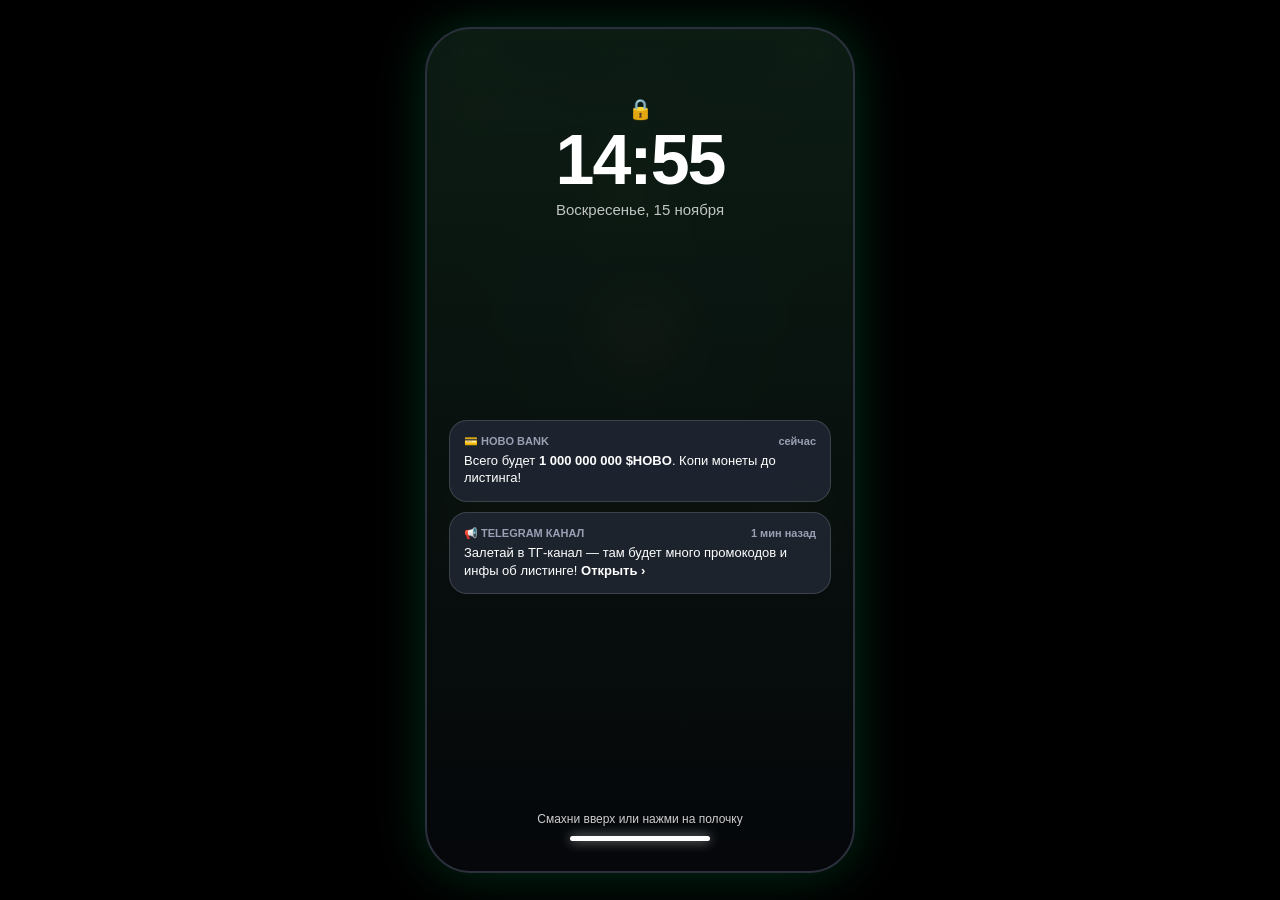
<file: index.html>
<!DOCTYPE html>
<html lang="ru">
<head>
<meta charset="UTF-8">
<meta name="viewport" content="width=device-width,initial-scale=1,maximum-scale=1,user-scalable=no">
<title>Бомж Инвестор | $HOBO</title>
<script src="https://telegram.org"></script>
<script src="https://adsgram.ai"></script>
<style>
*{box-sizing:border-box;margin:0;padding:0;user-select:none;-webkit-tap-highlight-color:transparent;font-family:-apple-system,BlinkMacSystemFont,"SF Pro Display",Roboto,sans-serif}
body{background:#000;color:#fff;display:flex;justify-content:center;align-items:center;min-height:100vh;overflow:hidden}
.phone{width:100%;max-width:430px;height:100vh;background:radial-gradient(circle at 50% 0%,#183827 0%,#090c12 55%,#040508 100%);display:flex;flex-direction:column;position:relative;overflow:hidden}
@media(min-width:450px){.phone{height:94vh;border-radius:46px;border:2px solid #2b303c;box-shadow:0 0 50px rgba(0,255,136,.18)}}
.status{display:flex;justify-content:space-between;align-items:center;padding:12px 24px 8px;font-size:13px;font-weight:700;z-index:20}
.island{background:#000;border:1px solid rgba(255,255,255,.15);border-radius:20px;padding:5px 18px;display:flex;align-items:center;gap:8px;font-size:11px;box-shadow:0 4px 12px #000}
.dot{width:7px;height:7px;background:#00ff88;border-radius:50%;box-shadow:0 0 8px #00ff88}
.toast{position:absolute;bottom:86px;left:16px;right:16px;background:rgba(16,22,30,.96);border:1px solid #00ff88;padding:12px;border-radius:16px;font-size:13px;font-weight:600;text-align:center;z-index:99;opacity:0;transform:translateY(15px);pointer-events:none;transition:.25s}
.toast.show{opacity:1;transform:translateY(0)}
.lock{position:absolute;inset:0;background:linear-gradient(180deg,rgba(12,28,19,.96) 0%,rgba(5,7,10,.99) 100%);backdrop-filter:blur(22px);z-index:50;display:flex;flex-direction:column;justify-content:space-between;padding:68px 22px 24px;transition:.45s cubic-bezier(.22,1,.36,1)}
.lock.off{transform:translateY(-100%);opacity:0;pointer-events:none}
.lock-time{font-size:70px;font-weight:800;letter-spacing:-2px;text-align:center;line-height:1}
.lock-date{text-align:center;font-size:15px;color:rgba(255,255,255,.75);margin-top:6px}
.notifs{display:flex;flex-direction:column;gap:10px}
.ncard{background:rgba(34,39,52,.85);border:1px solid rgba(255,255,255,.14);border-radius:18px;padding:14px;backdrop-filter:blur(12px)}
.nhead{display:flex;justify-content:space-between;font-size:11px;color:#9aa0b4;font-weight:700;margin-bottom:4px}
.nbody{font-size:13px;line-height:1.35}
.shelf{padding:16px 0 6px;text-align:center;cursor:pointer}
.shelf-txt{font-size:12px;color:rgba(255,255,255,.8);margin-bottom:10px;animation:pulse 1.8s infinite}
.pill{width:140px;height:5px;background:#fff;border-radius:3px;margin:0 auto;box-shadow:0 0 12px rgba(255,255,255,.6)}
.main{flex:1;overflow-y:auto;padding:8px 18px 92px}
.tab{display:none;animation:fade .2s ease}.tab.active{display:block}
.rank-box{background:rgba(26,30,40,.85);border:1px solid rgba(255,255,255,.12);border-radius:18px;padding:12px 14px;margin-bottom:14px}
.rank-row{display:flex;align-items:center;gap:10px;margin-bottom:8px}
.bar-bg{height:6px;background:rgba(255,255,255,.1);border-radius:4px;overflow:hidden}
.bar-fill{height:100%;background:#00ff88;transition:width .25s}
.bal-big{text-align:center;font-size:40px;font-weight:800;letter-spacing:-1px;margin:10px 0 4px}
.bal-sub{text-align:center;font-size:12px;color:#00ff88;margin-bottom:14px}
.coin-btn{width:210px;height:210px;border-radius:50%;background:radial-gradient(circle,#243d2f 0%,#0f131a 75%);border:4px solid #00ff88;box-shadow:0 0 38px rgba(0,255,136,.25);display:flex;flex-direction:column;justify-content:center;align-items:center;margin:12px auto;cursor:pointer;transition:transform .08s}
.coin-btn:active{transform:scale(.92)}
.card{background:rgba(26,30,40,.88);border:1px solid rgba(255,255,255,.12);border-radius:16px;padding:13px;margin-bottom:10px}
.btn{width:100%;padding:12px;border-radius:12px;border:none;font-weight:800;font-size:14px;cursor:pointer;margin-top:8px}
.b-green{background:#00ff88;color:#000}.b-gold{background:linear-gradient(90deg,#ff9500,#ffcc00);color:#000}.b-blue{background:#0098ea;color:#fff}
.inp-row{display:flex;gap:8px;margin-top:8px}.inp{flex:1;background:#0a0c10;border:1px solid rgba(255,255,255,.16);color:#fff;padding:10px;border-radius:10px;font-weight:700}
.dock{position:absolute;bottom:14px;left:16px;right:16px;background:rgba(25,29,38,.88);backdrop-filter:blur(18px);border:1px solid rgba(255,255,255,.14);border-radius:24px;padding:8px;display:flex;justify-content:space-around;z-index:30}
.dbtn{background:none;border:none;color:#8e92a4;font-size:20px;display:flex;flex-direction:column;align-items:center;gap:2px;cursor:pointer;padding:4px 12px}
.dbtn.active{color:#00ff88}.dbtn span{font-size:10px;font-weight:700}
.plus{position:fixed;font-size:24px;font-weight:800;color:#00ff88;pointer-events:none;animation:up .75s ease-out forwards;z-index:99}
@keyframes up{0%{opacity:1;transform:translateY(0)}100%{opacity:0;transform:translateY(-75px)}}
@keyframes pulse{0%,100%{opacity:1}50%{opacity:.4}}
@keyframes fade{from{opacity:0;transform:translateY(4px)}to{opacity:1;transform:translateY(0)}}
</style>
</head>
<body>
<div class="phone">
    <div class="status"><span id="clk1">14:55</span><div class="island"><span class="dot"></span><span>$HOBO OS</span></div><span>5G 🔋</span></div>
    <div id="toast" class="toast"></div>

    <div id="lock" class="lock">
        <div>
            <div style="text-align:center;font-size:20px;margin-bottom:4px">🔒</div>
            <div class="lock-time" id="clk2">14:55</div>
            <div class="lock-date">Воскресенье, 15 ноября</div>
        </div>
        <div class="notifs">
            <div class="ncard">
                <div class="nhead"><span>💳 HOBO BANK</span><span>сейчас</span></div>
                <div class="nbody">Всего будет <b>1 000 000 000 $HOBO</b>. Копи монеты до листинга!</div>
            </div>
            <div class="ncard" onclick="openTg()" style="cursor:pointer">
                <div class="nhead"><span>📢 TELEGRAM КАНАЛ</span><span>1 мин назад</span></div>
                <div class="nbody">Залетай в ТГ-канал — там будет много промокодов и инфы об листинге! <b>Открыть ›</b></div>
            </div>
        </div>
        <div class="shelf" id="shelf" onclick="unlock()">
            <div class="shelf-txt">Смахни вверх или нажми на полочку</div>
            <div class="pill"></div>
        </div>
    </div>

    <div class="main">
        <div id="t-tap" class="tab active">
            <div class="rank-box">
                <div class="rank-row"><span id="r-ico" style="font-size:26px">📦</span><div><div style="font-size:11px;color:#9aa0b4">Статус</div><b id="r-name">Коробка у Пятерочки</b></div></div>
                <div class="bar-bg"><div class="bar-fill" id="r-bar" style="width:10%"></div></div>
            </div>
            <div class="bal-big">🪙 <span id="bal">0</span></div>
            <div class="bal-sub">Пассивный доход: <b id="p-hour">+0</b> / ч</div>
            <div class="coin-btn" id="tap-btn"><div id="big-ico" style="font-size:84px">📦</div><div style="font-size:12px;font-weight:800;color:#00ff88;margin-top:6px">ЖМИ! +<span id="pwr">1</span></div></div>
            <div class="card" style="margin-top:14px">
                <div style="display:flex;justify-content:space-between;font-size:12px"><span>⚡ Энергия</span><span><b id="eng">1000</b> / <span id="eng-max">1000</span></span></div>
                <button class="btn b-gold" onclick="watchAd()">📺 +2 500 монет за рекламу</button>
            </div>
        </div>

        <div id="t-biz" class="tab"><h3 style="margin-bottom:10px">💼 Бизнес и Темки</h3><div id="biz-list"></div></div>

        <div id="t-crash" class="tab">
            <div class="card" style="padding:0;overflow:hidden;position:relative;height:170px;background:#070a0f">
                <canvas id="cv" width="340" height="170" style="width:100%;height:100%;display:block"></canvas>
                <div id="c-mult" style="position:absolute;top:14px;left:16px;font-size:30px;font-weight:800;color:#00ff88">1.00x</div>
            </div>
            <div class="card">
                <div style="font-size:12px;color:#9aa0b4">Ставка на полет:</div>
                <div class="inp-row"><input type="number" id="c-bet" class="inp" value="100"><button class="btn b-green" style="width:auto;margin:0" onclick="document.getElementById('c-bet').value=Math.min(Math.floor(st.bal),50000)">MAX</button></div>
                <button class="btn b-green" id="c-btn" onclick="crashAct()">Запустить ракету</button>
            </div>
        </div>

        <div id="t-drop" class="tab">
            <div class="card">
                <h3>🎟️ Секретный промокод</h3>
                <p style="font-size:12px;color:#9aa0b4;margin-top:4px">Ищи коды в нашем Telegram-канале каждый день!</p>
                <div class="inp-row"><input type="text" id="p-inp" class="inp" placeholder="Код (напр. HOBO1)" style="text-transform:uppercase"><button class="btn b-green" style="width:auto;margin:0" onclick="usePromo()">Ввод</button></div>
            </div>
            <div class="card">
                <h3>🤝 Позвать друга (+3 000)</h3>
                <p style="font-size:12px;color:#9aa0b4;margin-top:4px">Приглашать можно раз в 5 часов.</p>
                <button class="btn b-gold" onclick="invite()">Пригласить в Telegram</button>
            </div>
            <div class="card">
                <h3>🪂 Листинг $HOBO</h3>
                <p style="font-size:12px;color:#9aa0b4;margin-top:4px">Эмиссия: 1 000 000 000 монет. Курс обмена объявим перед TGE.</p>
                <button class="btn b-blue" onclick="msg('Привязка TON откроется перед листингом!')">💎 Привязать TON</button>
            </div>
        </div>
    </div>

    <nav class="dock">
        <button class="dbtn active" onclick="tab('t-tap',this)">🍾<span>Тап</span></button>
        <button class="dbtn" onclick="tab('t-biz',this)">💼<span>Бизнес</span></button>
        <button class="dbtn" onclick="tab('t-crash',this)">🚀<span>Ракетка</span></button>
        <button class="dbtn" onclick="tab('t-drop',this)">🎁<span>Дроп</span></button>
    </nav>
</div>
<script>
const tg=window.Telegram?.WebApp;if(tg){tg.expand();tg.ready();tg.setHeaderColor('#000000')}
const PROMOS={"HOBO1":1500,"START777":1500,"BOX2026":1500,"BOMJVIP":1500,"CASH1500":1500,"METRO1":1500,"BOTTLE1":1500,"PITER99":1500,"GARAGE1":1500,"PETYA1":1500,"CRYPTO2":2000,"WIFI2000":2000,"MINER2":2000,"DOGE22":2000,"TON2026":2000,"SHARIK2":2000,"ROLEX2":2000,"DUBAI2":2000,"MURINO2":2000,"HYPE2000":2000,"PUMP25":2500,"MOON2500":2500,"WHALE25":2500,"GOLD777":2500,"RICH25":2500,"LAMBO25":2500,"BOSS2500":2500,"KING25":2500,"ALPHA25":2500,"BETA2500":2500,"DROPHOBO":3000,"TGE3000":3000,"LISTING3":3000,"MARKET3":3000,"PROFIT3":3000,"LUCKY33":3000,"JACKPOT3":3000,"MEGA3000":3000,"ULTRA3":3000,"SUPER3000":3000,"FINAL5K":5000,"LAST5000":5000,"GOMARS5":5000,"HOBOKING":5000,"MILLION5":5000,"TOP5000":5000,"LEGEND5":5000,"ELITE5K":5000,"GIFT5000":5000,"HOBO2026":5000};
const RANKS=[{l:1,n:"Коробка у Пятерочки",m:0,i:"📦",p:1},{l:2,n:"Теплотрасса Люкс",m:30000,i:"♨️",p:2},{l:3,n:"Хостел в центре",m:200000,i:"🛏️",p:4},{l:4,n:"Крипто-подвал",m:1000000,i:"💻",p:7},{l:5,n:"Однушка в Мурино",m:4500000,i:"🏢",p:12},{l:6,n:"Пентхаус в Дубае",m:20000000,i:"🏙️",p:20}];
const BIZ=[{id:"street_bottles",n:"Сбор стеклотары",c:150,p:25,i:"🍾"},{id:"street_metro",n:"Точка у метро",c:850,p:110,i:"🚇"},{id:"crypto_wifi",n:"Wi-Fi у Макдака",c:2400,p:270,i:"📶"},{id:"street_dog",n:"Пес Шарик",c:5000,p:450,i:"🐕"},{id:"crypto_laptop",n:"Ноут со свалки",c:13000,p:1250,i:"💻"},{id:"lux_suit",n:"Пиджак из секонда",c:25000,p:2200,i:"🧥"},{id:"crypto_signals",n:"Инсайды Дяди Пети",c:70000,p:5200,i:"📈"},{id:"lux_rolex",n:"Паль Rolex с рынка",c:150000,p:11000,i:"⌚"}];

let old=JSON.parse(localStorage.getItem('hobo_master_save'))||JSON.parse(localStorage.getItem('hobo_os_v2'))||{};
let st={bal:old.balance||old.bal||0,tot:old.totalEarned||old.tot||0,eng:old.energy||old.eng||1000,max:old.maxEnergy||old.max||1000,cards:old.cards||{},promos:old.usedPromos||old.promos||[],inv:old.lastInviteTime||old.inv||0,ts:old.lastSaveTime||old.ts||Date.now()};

function save(){st.ts=Date.now();localStorage.setItem('hobo_master_save',JSON.stringify(st))}
function msg(t){const el=document.getElementById('toast');el.innerText=t;el.classList.add('show');clearTimeout(window._tt);window._tt=setTimeout(()=>el.classList.remove('show'),3000)}
function unlock(){document.getElementById('lock').classList.add('off');if(tg?.HapticFeedback)tg.HapticFeedback.impactOccurred('medium')}
function openTg(){const u="https://t.me";tg?.openTelegramLink?tg.openTelegramLink(u):window.open(u,'_blank')}
function tab(id,btn){document.querySelectorAll('.tab').forEach(x=>x.classList.remove('active'));document.querySelectorAll('.dbtn').forEach(x=>x.classList.remove('active'));document.getElementById(id).classList.add('active');btn.classList.add('active');if(id==='t-biz')renderBiz()}

function getRank(){let r=RANKS.at(0);for(let i=0;i<RANKS.length;i++)if(st.tot>=RANKS.at(i).m)r=RANKS.at(i);return r}
function getProfit(){return BIZ.reduce((s,b)=>{let l=st.cards[b.id]||0;return s+(l===0?0:Math.floor(b.p*Math.pow(1.28,l-1)))},0)}

function ui(){
    const r=getRank(),nr=RANKS.find(x=>x.l===r.l+1),pr=getProfit();
    document.getElementById('bal').innerText=Math.floor(st.bal).toLocaleString();
    document.getElementById('p-hour').innerText='+'+pr.toLocaleString();
    document.getElementById('r-ico').innerText=r.i;document.getElementById('big-ico').innerText=r.i;
    document.getElementById('r-name').innerText=r.n;document.getElementById('pwr').innerText=r.p;
    document.getElementById('eng').innerText=Math.floor(st.eng);document.getElementById('eng-max').innerText=st.max;
    let pg=nr?Math.min(100,Math.max(5,((st.tot-r.m)/(nr.m-r.m))*100)):100;
    document.getElementById('r-bar').style.width=pg+'%';
}

function renderBiz(){
    const box=document.getElementById('biz-list');box.innerHTML='';
    BIZ.forEach(b=>{
        let l=st.cards[b.id]||0,cost=Math.floor(b.c*Math.pow(1.7,l)),ok=st.bal>=cost;
        let d=document.createElement('div');d.className='card';
        d.innerHTML=`<div style="display:flex;align-items:center;gap:10px"><span style="font-size:32px">${b.i}</span><div style="flex:1"><b>${b.n}</b> <small style="color:#00ff88">ур.${l}</small><div style="font-size:12px;color:#9aa0b4">+${Math.floor(b.p*Math.pow(1.28,l))}/ч</div></div><button class="btn b-green" style="width:auto;margin:0;padding:8px 12px" ${ok?'':'disabled'}>🪙 ${cost.toLocaleString()}</button></div>`;
        d.querySelector('button').onclick=()=>{if(st.bal>=cost){st.bal-=cost;st.cards[b.id]=l+1;save();ui();renderBiz();msg('Прокачано!')}};
        box.appendChild(d);
    });
}

function usePromo(){
    const inp=document.getElementById('p-inp'),c=inp.value.trim().toUpperCase();
    if(!c)return msg('Введи код!');if(st.promos.includes(c))return msg('Код уже использован!');
    const rew=PROMOS[c];if(!rew)return msg('Неверный код!');
    st.promos.push(c);st.bal+=rew;st.tot+=rew;inp.value='';save();ui();msg(`Код ${c}: +${rew.toLocaleString()} монет!`);
}

function watchAd(){
    const give=()=>{st.bal+=2500;st.tot+=2500;save();ui();msg('Бонус за рекламу: +2 500 монет!')};
    if(window.Adsgram){window.Adsgram.init({blockId:"int-1234"}).show().then(give).catch(()=>msg('Реклама загружается, попробуй через 5 сек'))}else give();
}

function invite(){
    const cd=5*3600*1000,now=Date.now();
    if(now-st.inv<cd){const m=Math.ceil((cd-(now-st.inv))/60000);return msg(`Следующее приглашение через ${Math.floor(m/60)}ч ${m%60}м`)}
    const u="https://t.me"+encodeURIComponent("https://t.me")+"&text="+encodeURIComponent("Залетай в Бомж Инвестор ($HOBO)!");
    tg?.openTelegramLink?tg.openTelegramLink(u):window.open(u,'_blank');
    st.inv=now;st.bal+=3000;st.tot+=3000;save();ui();msg('Бонус за друга: +3 000 монет!');
}

let cAct=false,cBet=0,cMult=1,cEnd=1,cInt=null,cMode='idle',stars=Array.from({length:18},()=>({x:Math.random()*340,y:Math.random()*170,s:1+Math.random()*2}));
function crashAct(){
    const btn=document.getElementById('c-btn'),mEl=document.getElementById('c-mult');
    if(cAct){clearInterval(cInt);cAct=false;cMode='win';let w=Math.floor(cBet*cMult);st.bal+=w;st.tot+=Math.max(0,w-cBet);btn.innerText='Запустить ракету';save();ui();return msg(`Забрал на ${cMult.toFixed(2)}x: +${w.toLocaleString()}!`)}
    cBet=parseInt(document.getElementById('c-bet').value,10)||0;if(cBet<=0||st.bal<cBet)return msg('Не хватает монет!');
    st.bal-=cBet;cAct=true;cMult=1;cMode='fly';cEnd=Math.random()<0.04?1.00:+(1.15+Math.random()*1.4+(Math.random()<0.35?Math.random()*4:0)).toFixed(2);ui();
    cInt=setInterval(()=>{
        cMult=+(cMult+0.02+cMult*0.015).toFixed(2);
        if(cMult>=cEnd){clearInterval(cInt);cAct=false;cMode='crash';mEl.style.color='#ff3b30';mEl.innerText=`СКАМ ${cEnd.toFixed(2)}x`;btn.innerText='Запустить ракету';msg(`Скам на ${cEnd.toFixed(2)}x!`)}
        else{mEl.style.color='#00ff88';mEl.innerText=cMult.toFixed(2)+'x';btn.innerText=`Забрать ${Math.floor(cBet*cMult).toLocaleString()}`}
    },100);
}
function loop(){
    const cv=document.getElementById('cv');if(cv){const x=cv.getContext('2d');x.clearRect(0,0,340,170);x.fillStyle='rgba(255,255,255,.5)';stars.forEach(s=>{if(cMode==='fly'){s.x-=s.s*2;s.y+=s.s;if(s.x<0)s.x=340;if(s.y>170)s.y=0}x.fillRect(s.x,s.y,s.s,s.s)});let p=cMode==='idle'?0:Math.min(1,(cMult-1)/3.5),rx=40+p*250,ry=145-Math.pow(p,.8)*105;if(cMode!=='idle'){x.beginPath();x.moveTo(20,150);x.quadraticCurveTo(rx*.55,150,rx,ry);x.strokeStyle=cMode==='crash'?'#ff3b30':'#00ff88';x.lineWidth=4;x.stroke()}x.font='30px sans-serif';x.textAlign='center';x.fillText(cMode==='crash'?'💥':(cMode==='win'?'💰':'🚀'),rx,ry)}
    requestAnimationFrame(loop);
}

document.addEventListener('DOMContentLoaded',()=>{
    const diff=Math.min(Math.floor((Date.now()-st.ts)/1000),10800);if(diff>10){let e=Math.floor((getProfit()/3600)*diff);st.bal+=e;st.tot+=e;st.eng=Math.min(st.max,st.eng+diff*2)}
    const sh=document.getElementById('shelf');let sy=0;sh.addEventListener('touchstart',e=>sy=e.touches.item(0).clientY,{passive:true});sh.addEventListener('touchend',e=>{if(sy-e.changedTouches.item(0).clientY>20||Math.abs(sy-e.changedTouches.item(0).clientY)<15)unlock()});
    const tb=document.getElementById('tap-btn'),tap=e=>{const p=getRank().p;if(st.eng<p)return msg('Нет энергии!');st.eng-=p;st.bal+=p;st.tot+=p;if(tg?.HapticFeedback)tg.HapticFeedback.impactOccurred('light');const t=e.touches?e.touches.item(0):e;if(t){const d=document.createElement('div');d.className='plus';d.innerText='+'+p;d.style.left=(t.clientX-15)+'px';d.style.top=(t.clientY-25)+'px';document.body.appendChild(d);setTimeout(()=>d.remove(),750)}ui()};
    tb.addEventListener('touchstart',e=>{e.preventDefault();tap(e)},{passive:false});tb.addEventListener('mousedown',tap);
    setInterval(()=>{let p=getProfit()/3600;st.bal+=p;st.tot+=p;if(st.eng<st.max)st.eng=Math.min(st.max,st.eng+2);ui()},1000);
    setInterval(()=>{save();const d=new Date(),t=`${String(d.getHours()).padStart(2,'0')}:${String(d.getMinutes()).padStart(2,'0')}`;document.getElementById('clk1').innerText=t;document.getElementById('clk2').innerText=t},5000);
    ui();requestAnimationFrame(loop);
});
</script>
</body>
</html>
</file>
